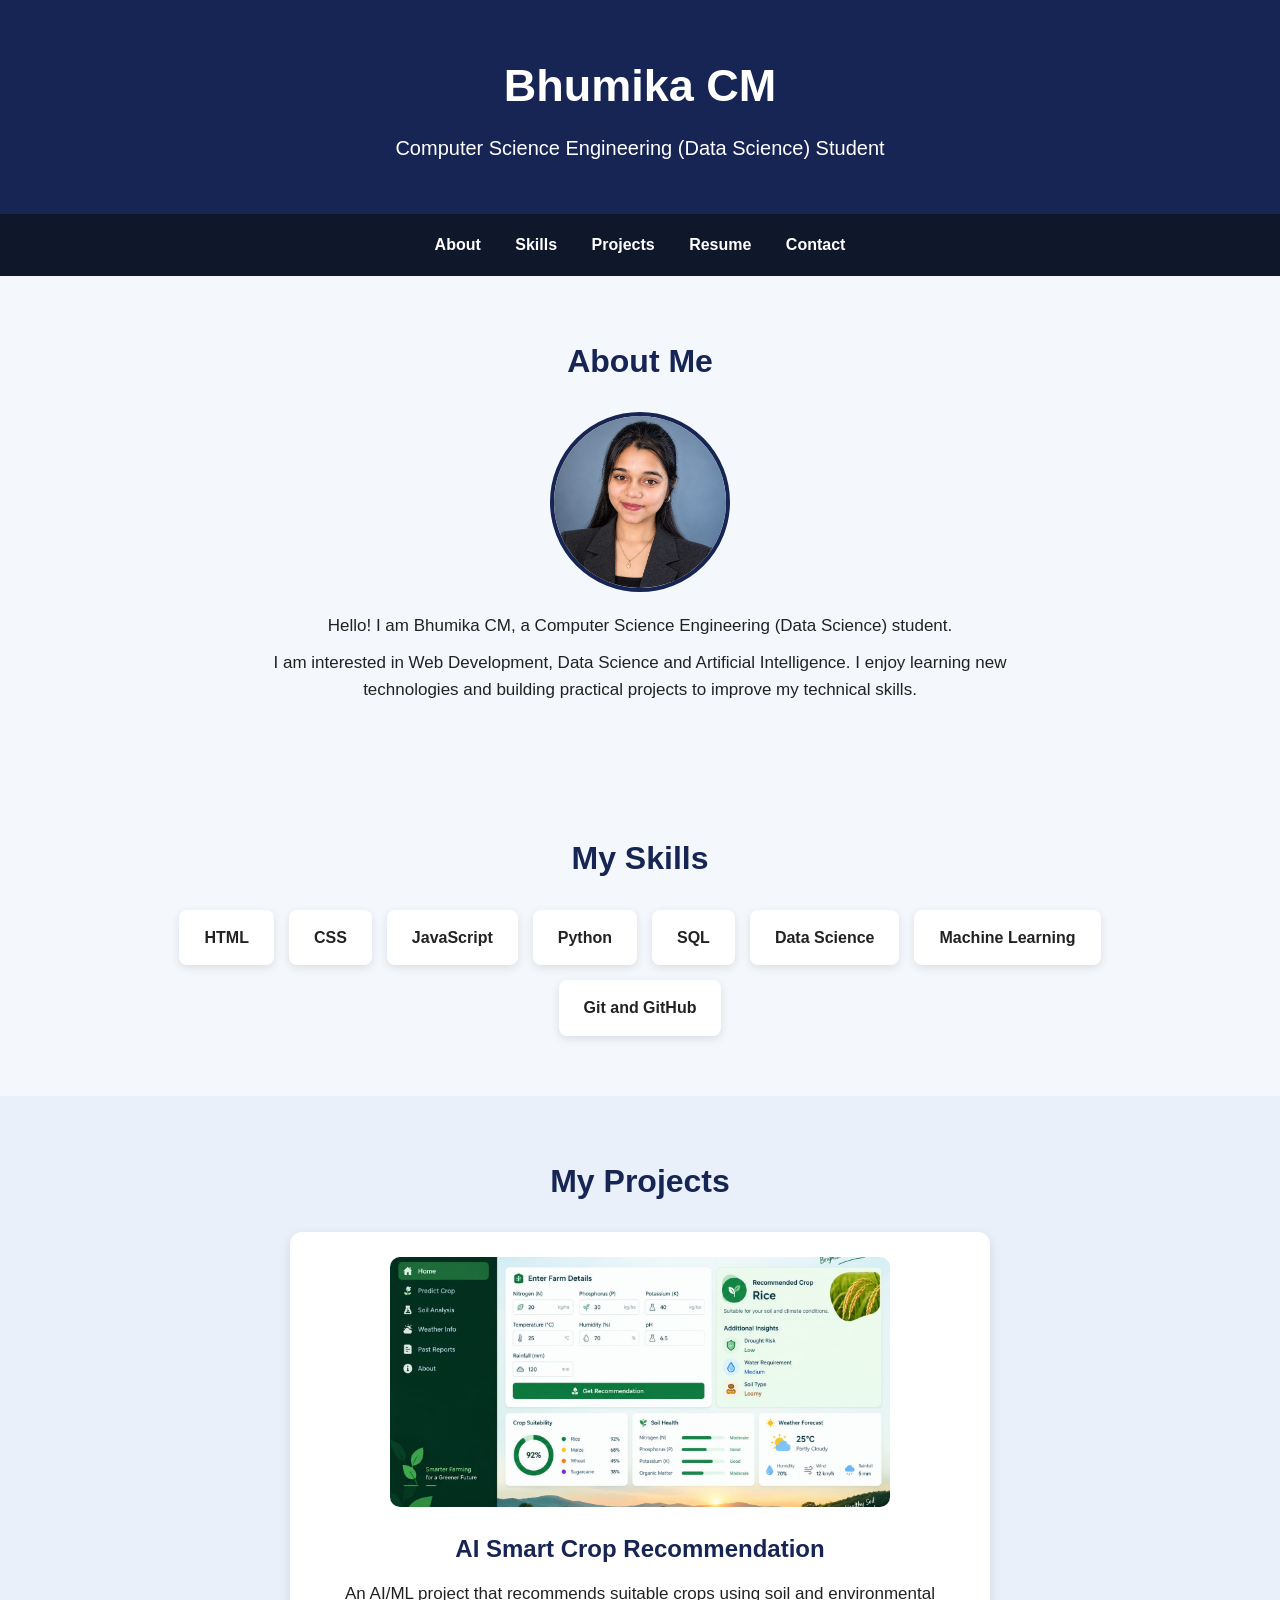
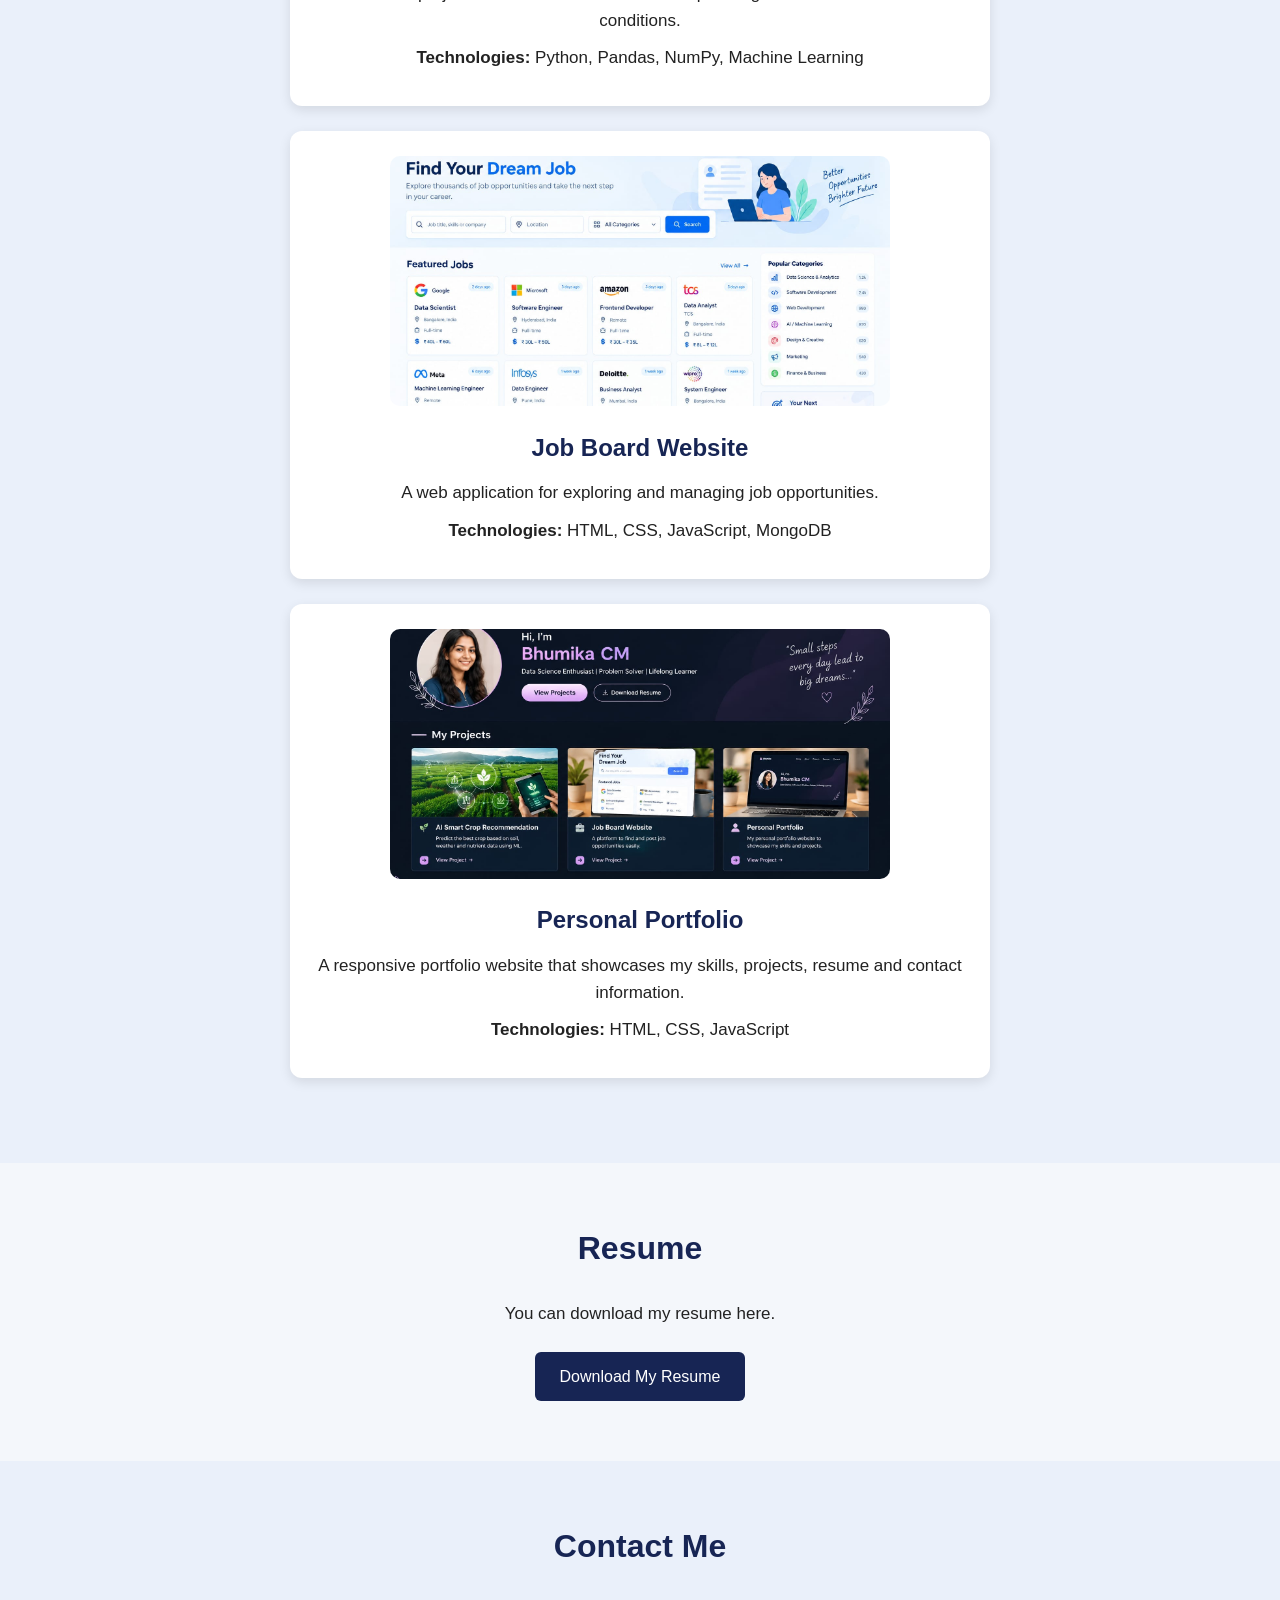
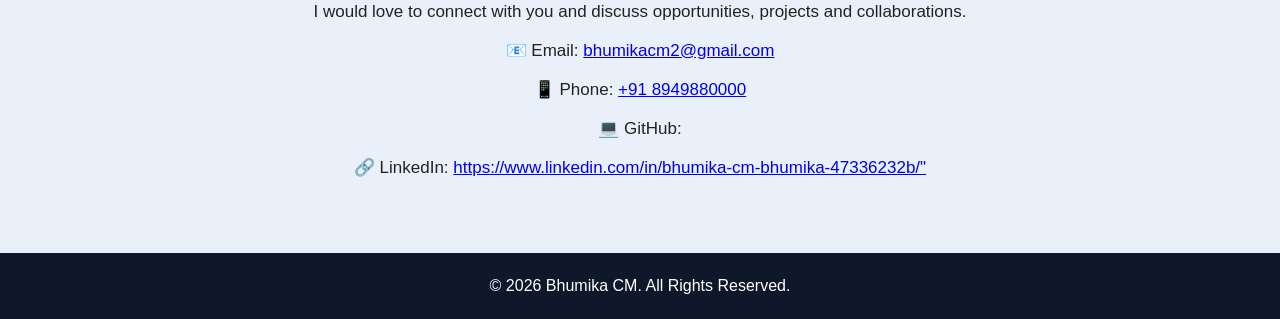
<file: index.html>
<!DOCTYPE html>
<html lang="en">

<head>
    <meta charset="UTF-8">
    <meta name="viewport" content="width=device-width, initial-scale=1.0">

    <title>Bhumika CM | Portfolio</title>

    <link rel="stylesheet" href="style.css">
</head>

<body>

    <!-- Header -->
    <header>
        <h1>Bhumika CM</h1>
        <p>Computer Science Engineering (Data Science) Student</p>
    </header>


    <!-- Navigation -->
    <nav>
        <a href="#about">About</a>
        <a href="#skills">Skills</a>
        <a href="#projects">Projects</a>
        <a href="#resume">Resume</a>
        <a href="#contact">Contact</a>
    </nav>


    <!-- About Section -->
    <section id="about">
        <h2>About Me</h2>

        <img src="images/profile.png" alt="Bhumika CM Profile Photo">

        <p>
            Hello! I am Bhumika CM, a Computer Science Engineering
            (Data Science) student.
        </p>

        <p>
            I am interested in Web Development, Data Science and
            Artificial Intelligence. I enjoy learning new technologies
            and building practical projects to improve my technical skills.
        </p>
    </section>


    <!-- Skills Section -->
    <section id="skills">
        <h2>My Skills</h2>

        <ul>
            <li>HTML</li>
            <li>CSS</li>
            <li>JavaScript</li>
            <li>Python</li>
            <li>SQL</li>
            <li>Data Science</li>
            <li>Machine Learning</li>
            <li>Git and GitHub</li>
        </ul>
    </section>


    <!-- Projects Section -->
    <section id="projects">

        <h2>My Projects</h2>

        <!-- Project 1 -->
        <div class="project">

            <img src="images/crop.jpeg"
                 alt="AI Smart Crop Recommendation">

            <h3>AI Smart Crop Recommendation</h3>

            <p>
                An AI/ML project that recommends suitable crops
                using soil and environmental conditions.
            </p>

            <p>
                <strong>Technologies:</strong>
                Python, Pandas, NumPy, Machine Learning
            </p>

        </div>


        <!-- Project 2 -->
        <div class="project">

            <img src="images/job board.jpeg"
                 alt="Job Board Website">

            <h3>Job Board Website</h3>

            <p>
                A web application for exploring and managing
                job opportunities.
            </p>

            <p>
                <strong>Technologies:</strong>
                HTML, CSS, JavaScript, MongoDB
            </p>

        </div>


        <!-- Project 3 -->
        <div class="project">

            <img src="images/personal portfolio.jpeg"
                 alt="Personal Portfolio">

            <h3>Personal Portfolio</h3>

            <p>
                A responsive portfolio website that showcases
                my skills, projects, resume and contact information.
            </p>

            <p>
                <strong>Technologies:</strong>
                HTML, CSS, JavaScript
            </p>

        </div>

    </section>


    <!-- Resume Section -->
    <section id="resume">

    <h2>Resume</h2>

    <p>
        You can download my resume here.
    </p>

    <a href="./resume.pdf" download="Bhumika_CM_Resume.pdf">
        Download My Resume
    </a>

</section>

    <!-- Contact Section -->
    <section id="contact">

        <h2>Contact Me</h2>

        <p>
            I would love to connect with you and discuss
            opportunities, projects and collaborations.
        </p>

        <p>
            📧 Email:
            <a href="mailto:bhumikacm2@gmail.com">
                bhumikacm2@gmail.com
            </a>
        </p>

        <p>
            📱 Phone:
            <a href="tel:+918949880000">
                +91 8949880000
            </a>
        </p>

        <p>
            💻 GitHub:
            <a href="https://github.com/bhumikacm2-123/"
               target="_blank">
             
            </a>
        </p>

        <p>
            🔗 LinkedIn:
            <a href="https://www.linkedin.com/in/bhumika-cm-bhumika-47336232b/"
               target="_blank">
                https://www.linkedin.com/in/bhumika-cm-bhumika-47336232b/"
            </a>
        </p>

    </section>


    <!-- Footer -->
    <footer>

        <p>
            © 2026 Bhumika CM. All Rights Reserved.
        </p>

    </footer>

</body>

</html>
</file>
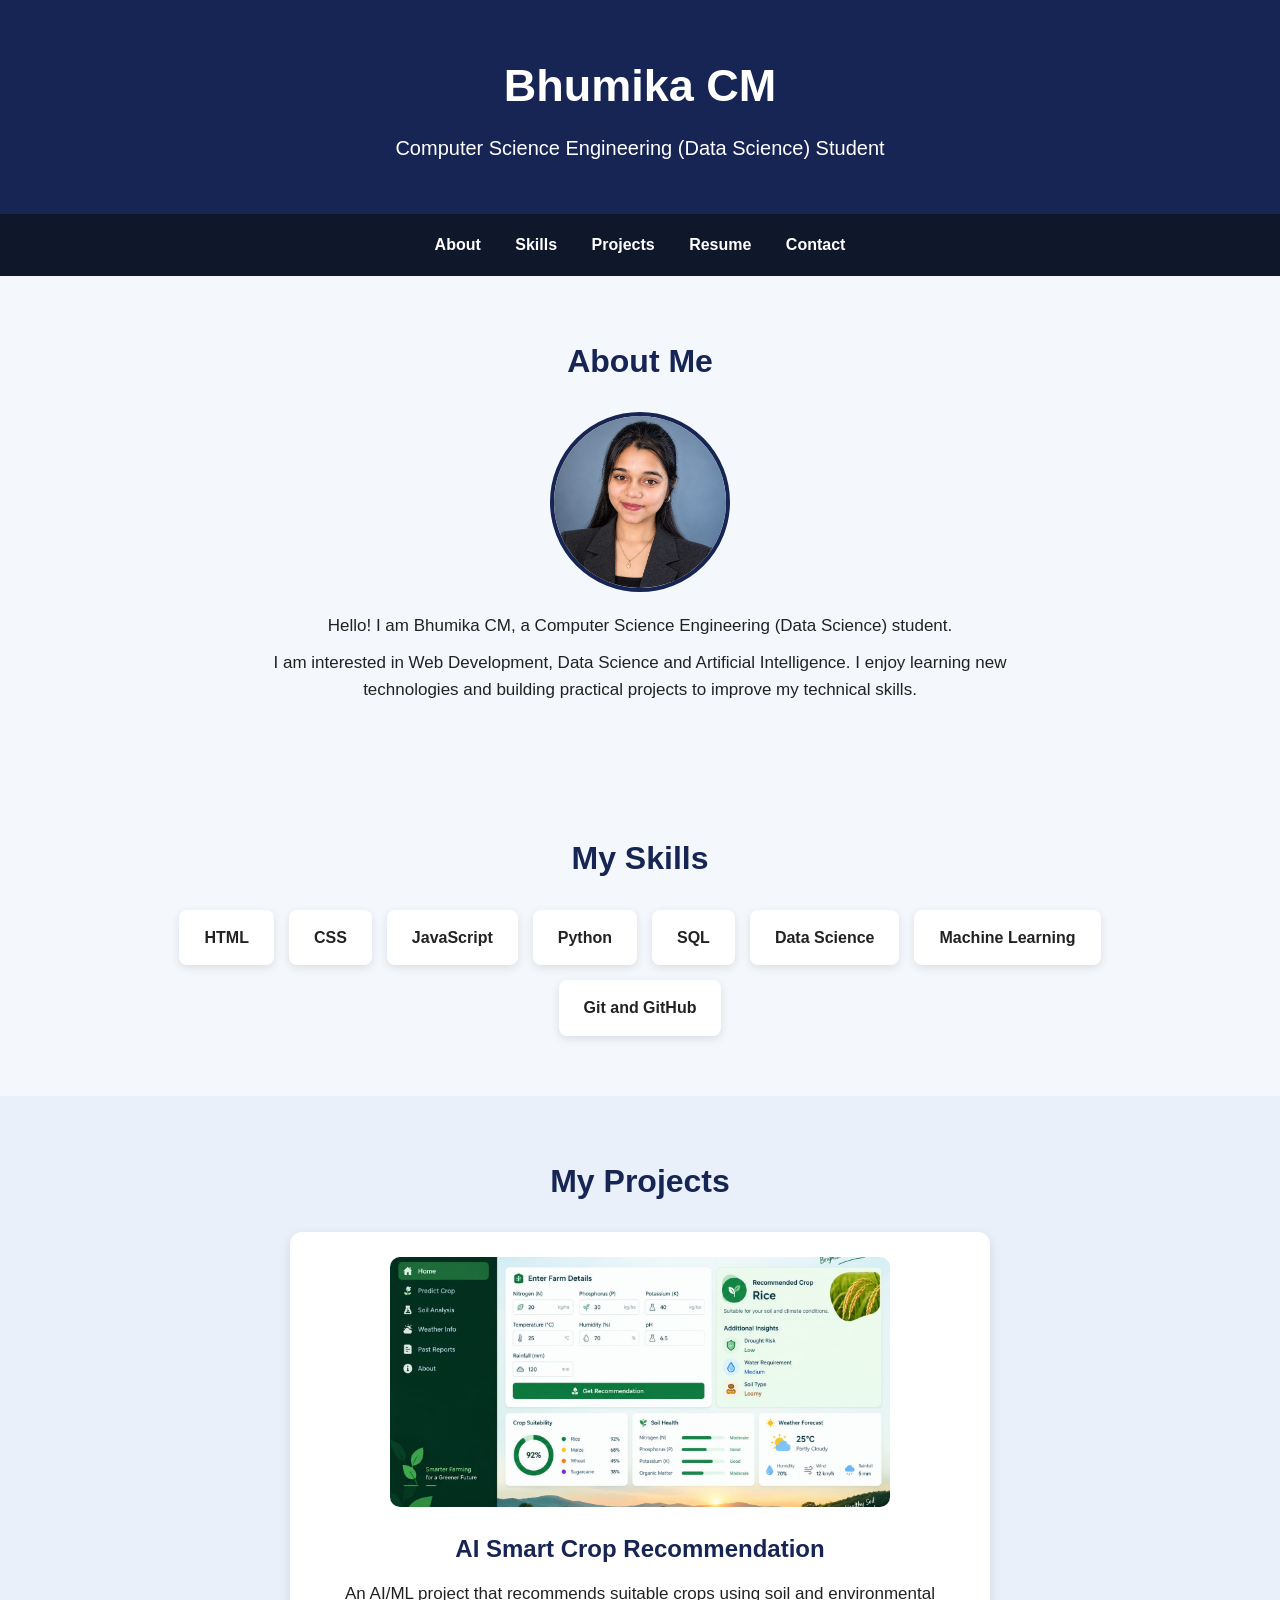
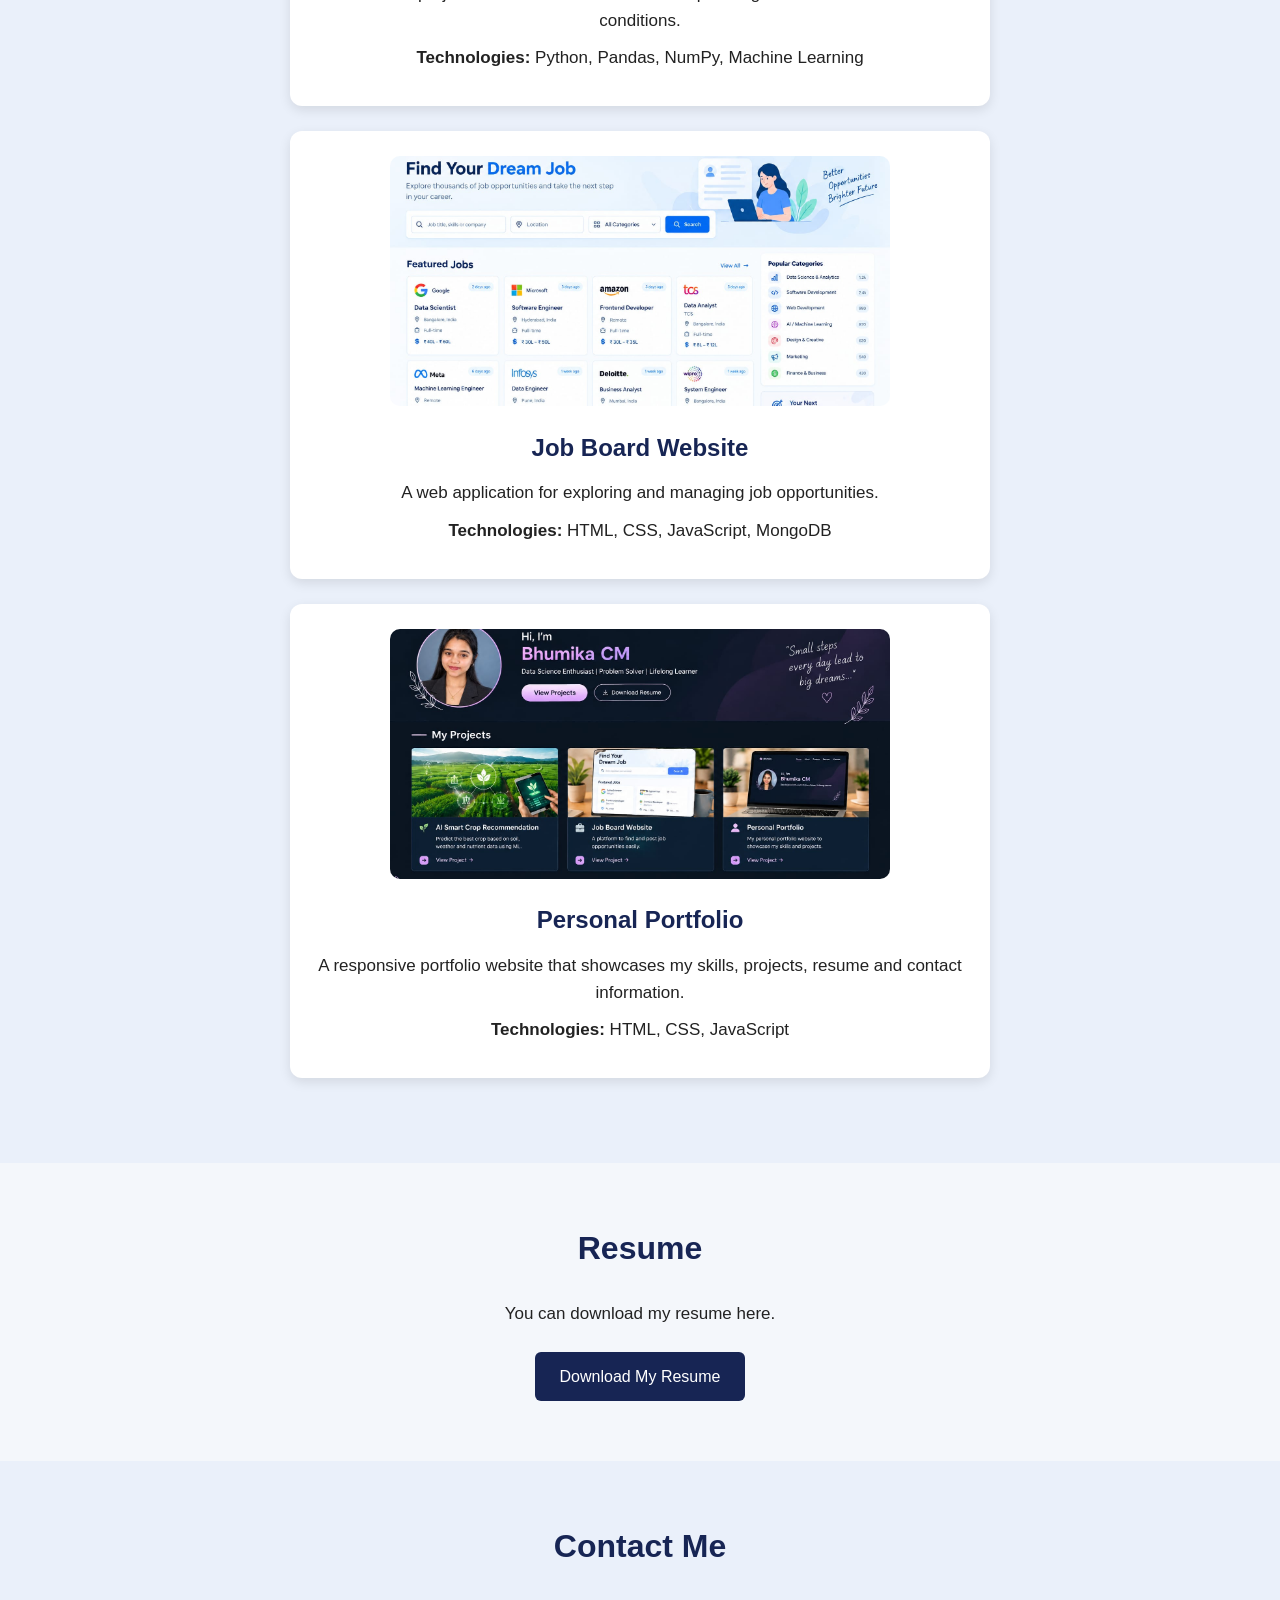
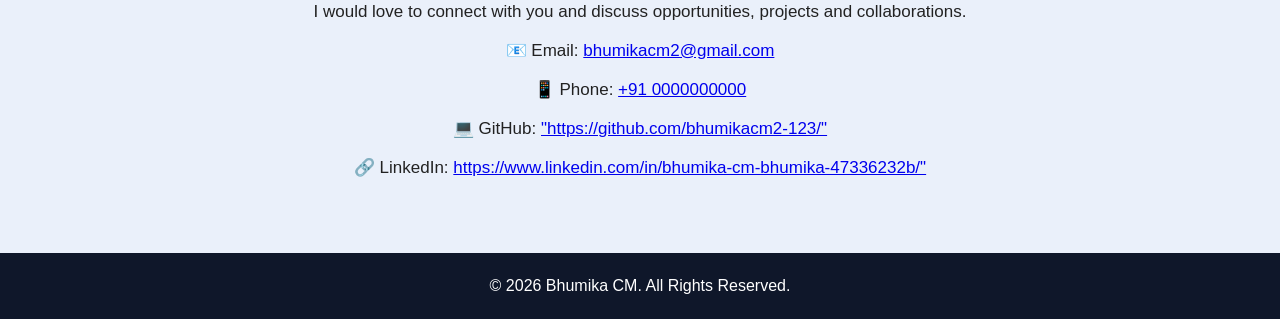
<file: Task 1 - Personal Portfolio/index.html>
<!DOCTYPE html>
<html lang="en">

<head>
    <meta charset="UTF-8">
    <meta name="viewport" content="width=device-width, initial-scale=1.0">

    <title>Bhumika CM | Portfolio</title>

    <link rel="stylesheet" href="style.css">
</head>

<body>

    <!-- Header -->
    <header>
        <h1>Bhumika CM</h1>
        <p>Computer Science Engineering (Data Science) Student</p>
    </header>


    <!-- Navigation -->
    <nav>
        <a href="#about">About</a>
        <a href="#skills">Skills</a>
        <a href="#projects">Projects</a>
        <a href="#resume">Resume</a>
        <a href="#contact">Contact</a>
    </nav>


    <!-- About Section -->
    <section id="about">
        <h2>About Me</h2>

        <img src="images/profile.png" alt="Bhumika CM Profile Photo">

        <p>
            Hello! I am Bhumika CM, a Computer Science Engineering
            (Data Science) student.
        </p>

        <p>
            I am interested in Web Development, Data Science and
            Artificial Intelligence. I enjoy learning new technologies
            and building practical projects to improve my technical skills.
        </p>
    </section>


    <!-- Skills Section -->
    <section id="skills">
        <h2>My Skills</h2>

        <ul>
            <li>HTML</li>
            <li>CSS</li>
            <li>JavaScript</li>
            <li>Python</li>
            <li>SQL</li>
            <li>Data Science</li>
            <li>Machine Learning</li>
            <li>Git and GitHub</li>
        </ul>
    </section>


    <!-- Projects Section -->
    <section id="projects">

        <h2>My Projects</h2>

        <!-- Project 1 -->
        <div class="project">

            <img src="images/crop.jpeg"
                 alt="AI Smart Crop Recommendation">

            <h3>AI Smart Crop Recommendation</h3>

            <p>
                An AI/ML project that recommends suitable crops
                using soil and environmental conditions.
            </p>

            <p>
                <strong>Technologies:</strong>
                Python, Pandas, NumPy, Machine Learning
            </p>

        </div>


        <!-- Project 2 -->
        <div class="project">

            <img src="images/job board.jpeg"
                 alt="Job Board Website">

            <h3>Job Board Website</h3>

            <p>
                A web application for exploring and managing
                job opportunities.
            </p>

            <p>
                <strong>Technologies:</strong>
                HTML, CSS, JavaScript, MongoDB
            </p>

        </div>


        <!-- Project 3 -->
        <div class="project">

            <img src="images/personal portfolio.jpeg"
                 alt="Personal Portfolio">

            <h3>Personal Portfolio</h3>

            <p>
                A responsive portfolio website that showcases
                my skills, projects, resume and contact information.
            </p>

            <p>
                <strong>Technologies:</strong>
                HTML, CSS, JavaScript
            </p>

        </div>

    </section>


    <!-- Resume Section -->
    <section id="resume">

    <h2>Resume</h2>

    <p>
        You can download my resume here.
    </p>

    <a href="./resume.pdf" download="Bhumika_CM_Resume.pdf">
        Download My Resume
    </a>

</section>

    <!-- Contact Section -->
    <section id="contact">

        <h2>Contact Me</h2>

        <p>
            I would love to connect with you and discuss
            opportunities, projects and collaborations.
        </p>

        <p>
            📧 Email:
            <a href="mailto:bhumikacm2@gmail.com">
                bhumikacm2@gmail.com
            </a>
        </p>

        <p>
            📱 Phone:
            <a href="tel:+918949880000">
                +91 0000000000
            </a>
        </p>

        <p>
            💻 GitHub:
            <a href="https://github.com/bhumikacm2-123/"
               target="_blank">
               "https://github.com/bhumikacm2-123/"
               
            </a>
        </p>

        <p>
            🔗 LinkedIn:
            <a href="https://www.linkedin.com/in/bhumika-cm-bhumika-47336232b/"
               target="_blank">
                https://www.linkedin.com/in/bhumika-cm-bhumika-47336232b/"
            </a>
        </p>

    </section>


    <!-- Footer -->
    <footer>

        <p>
            © 2026 Bhumika CM. All Rights Reserved.
        </p>

    </footer>

</body>

</html>
</file>
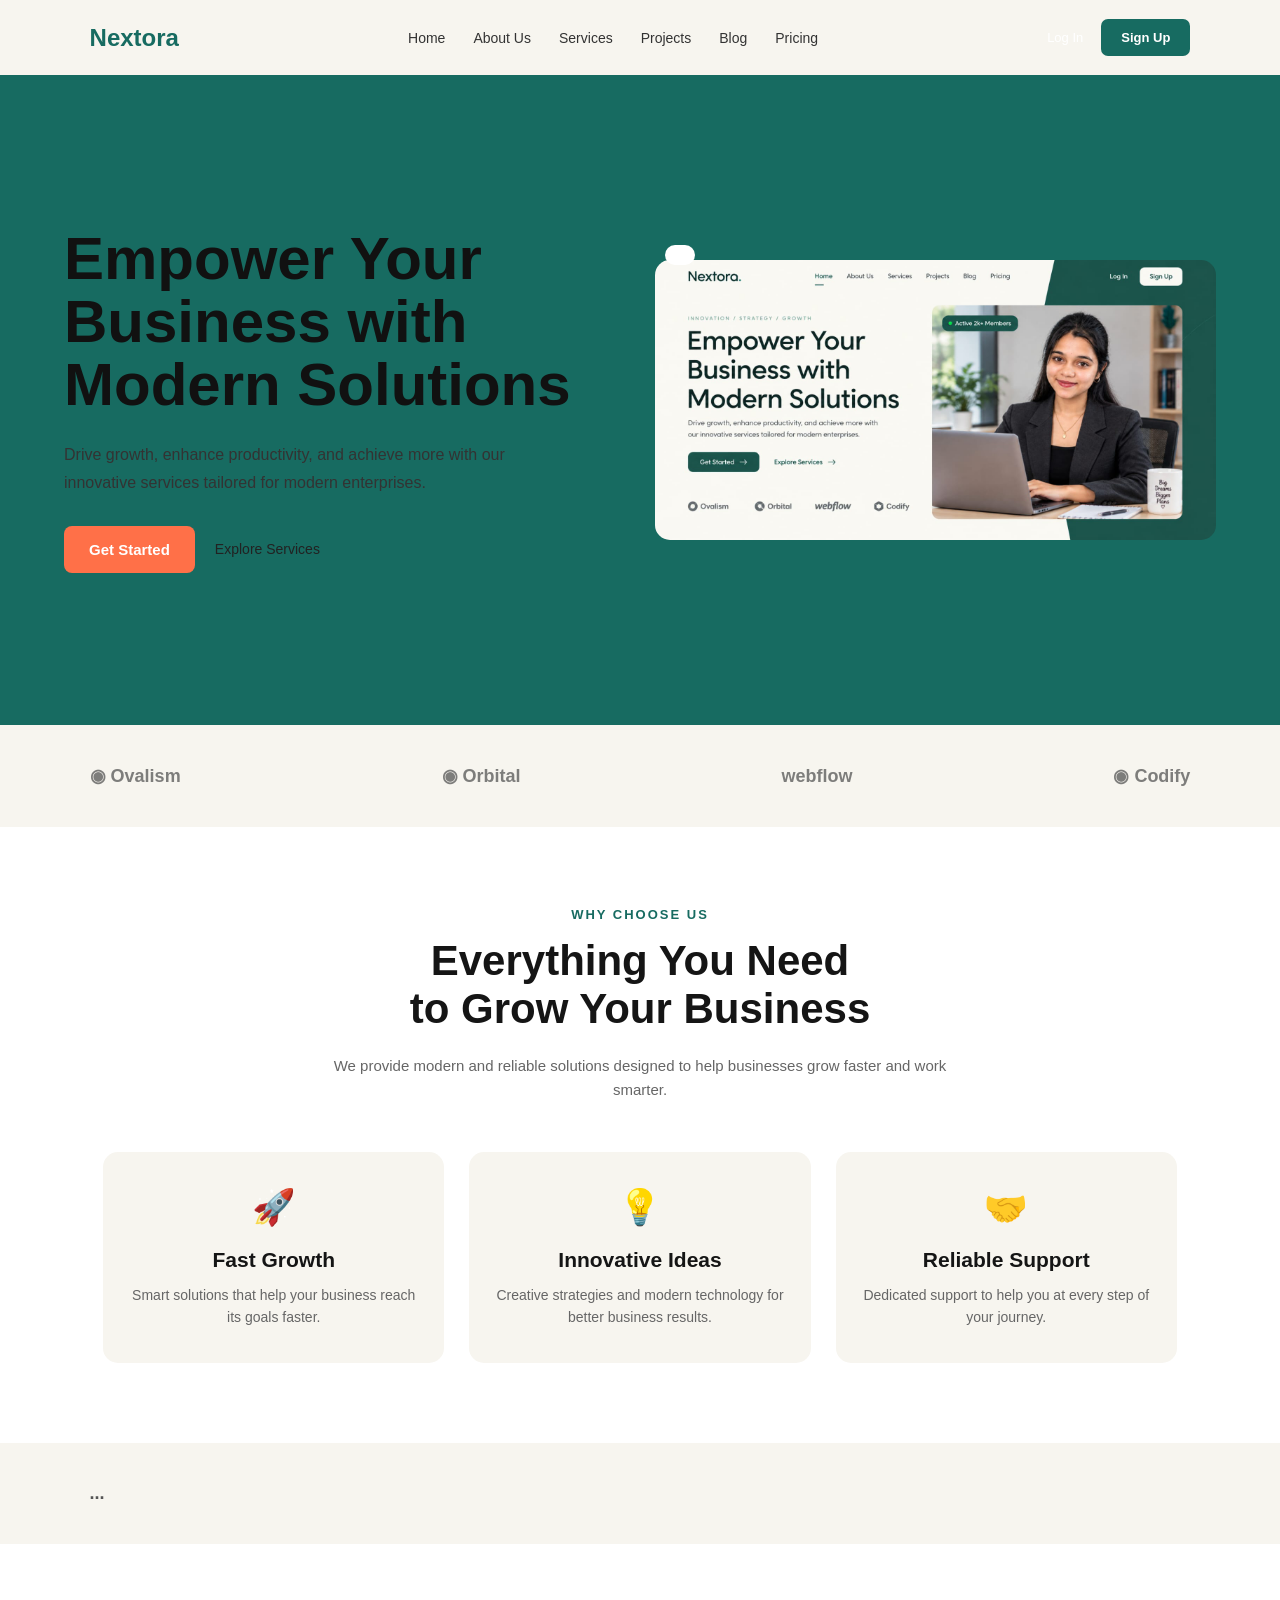
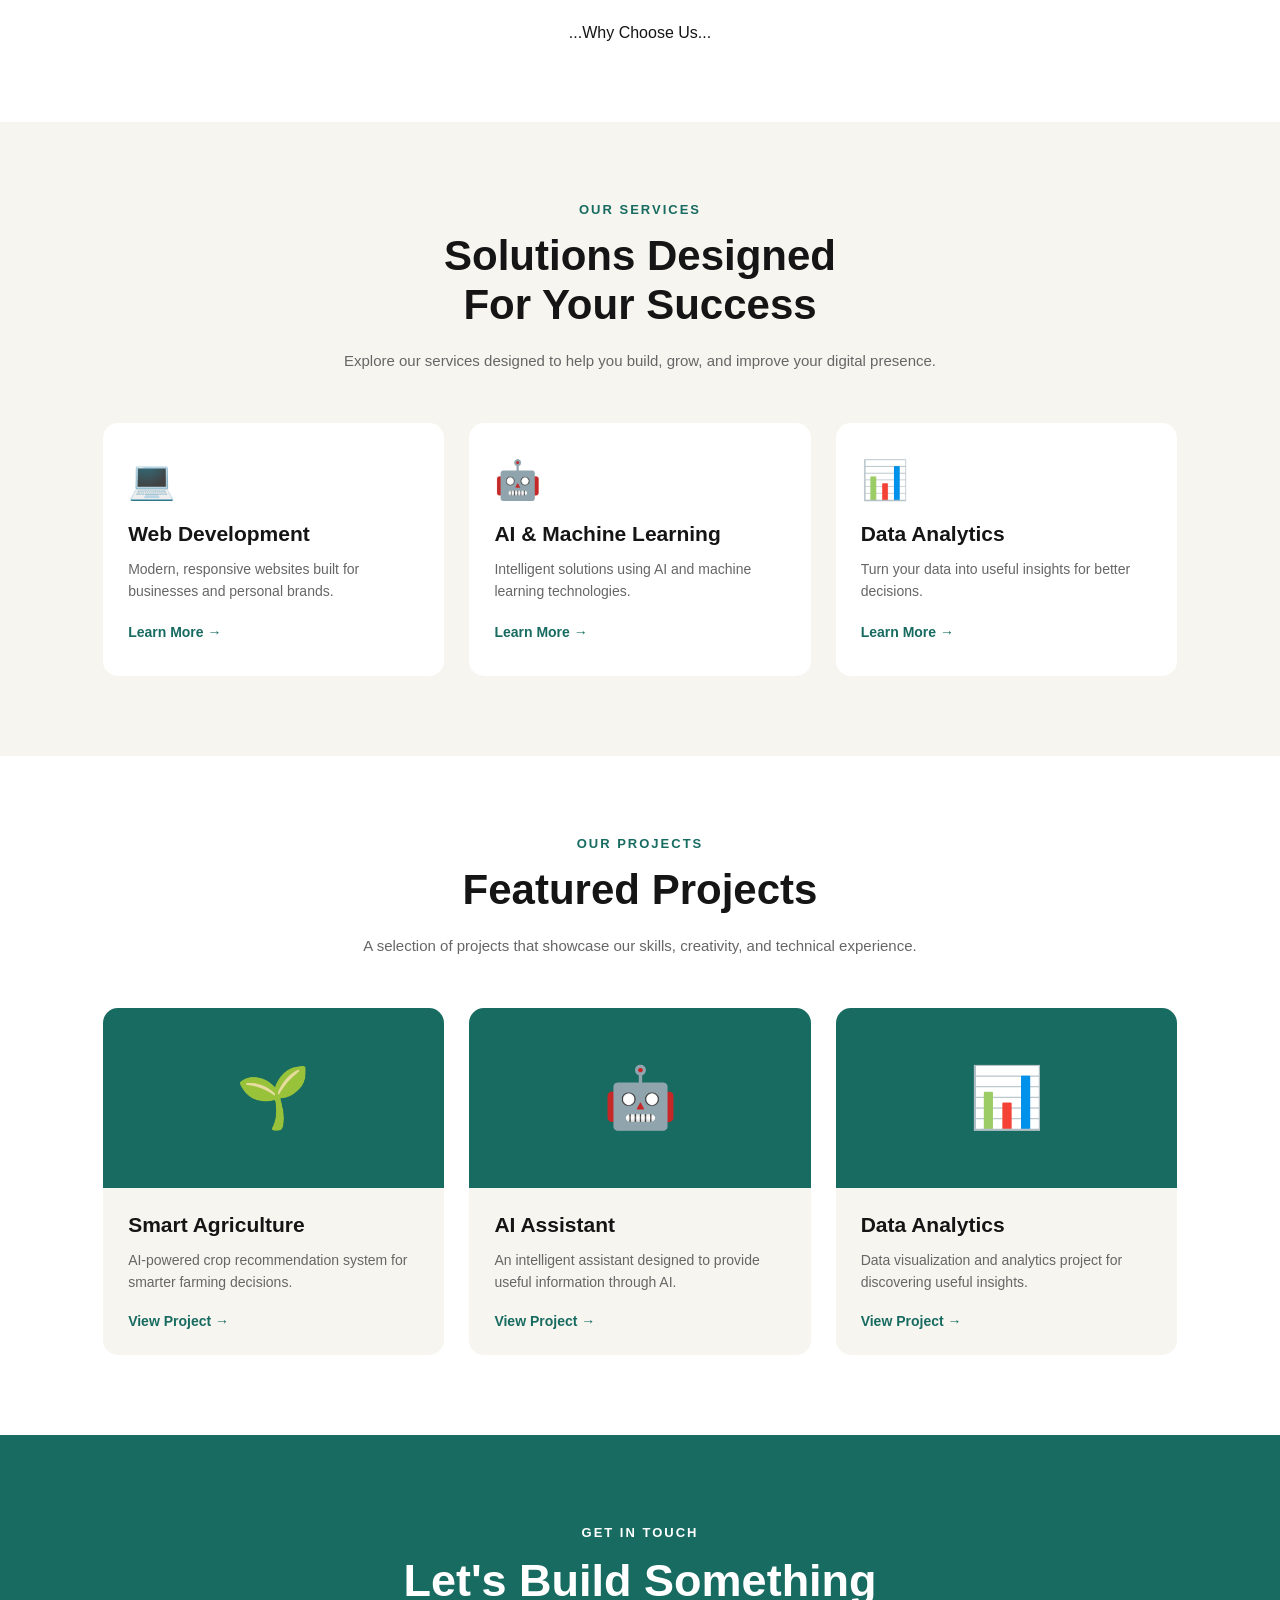
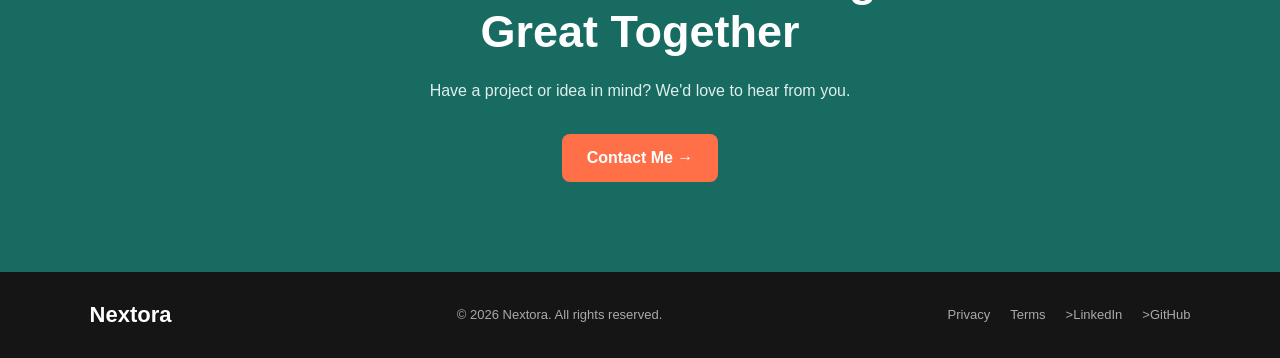
<file: Task 2 - Landing Page/index.html>
<!DOCTYPE html>
<html lang="en">
<head>
    <meta charset="UTF-8">
    <meta name="viewport" content="width=device-width, initial-scale=1.0">
    <title>Nextora - Modern Solutions</title>

    <link rel="stylesheet" href="style.css">
</head>

<body>

    <!-- Navigation Bar -->
    <header>
        <nav class="navbar">

            <div class="logo">
                Nextora
            </div>

            <ul class="nav-links">
                <li><a href="#">Home</a></li>
                <li><a href="#">About Us</a></li>
                <li><a href="#">Services</a></li>
                <li><a href="#">Projects</a></li>
                <li><a href="#">Blog</a></li>
                <li><a href="#">Pricing</a></li>
            </ul>

            <div class="nav-buttons">
                <a href="#" class="login">Log In</a>
                <a href="#" class="signup">Sign Up</a>
            </div>

        </nav>
    </header>


    <!-- Hero Section -->
    <main>

        <section class="hero">

            <div class="hero-content">

                <h1>
                    Empower Your<br>
                    Business with<br>
                    Modern Solutions
                </h1>

                <p>
                    Drive growth, enhance productivity, and achieve more
                    with our innovative services tailored for modern enterprises.
                </p>

                <div class="hero-buttons">
                    <a href="#" class="primary-btn">
                        Get Started
                    </a>

                    <a href="#" class="secondary-btn">
                        Explore Services
                    </a>
                </div>

            </div>


            <div class="hero-image">

                <div class="members">
                    
                </div>

                <img src="images/hero.jpeg" alt="Business woman working">

            </div>

        </section>


        <!-- Companies Section -->
        <section class="companies">

            <span>◉ Ovalism</span>
            <span>◉ Orbital</span>
            <span>webflow</span>
            <span>◉ Codify</span>

        </section>
        <section class="features">

    <div class="features-heading">
        <p class="small-title">WHY CHOOSE US</p>

        <h2>Everything You Need<br>to Grow Your Business</h2>

        <p>
            We provide modern and reliable solutions designed
            to help businesses grow faster and work smarter.
        </p>
    </div>

    <div class="feature-cards">

        <div class="feature-card">
            <div class="icon">🚀</div>
            <h3>Fast Growth</h3>
            <p>
                Smart solutions that help your business
                reach its goals faster.
            </p>
        </div>

        <div class="feature-card">
            <div class="icon">💡</div>
            <h3>Innovative Ideas</h3>
            <p>
                Creative strategies and modern technology
                for better business results.
            </p>
        </div>

        <div class="feature-card">
            <div class="icon">🤝</div>
            <h3>Reliable Support</h3>
            <p>
                Dedicated support to help you at every
                step of your journey.
            </p>
        </div>

    </div>

</section>
<section class="companies">
    ...
</section>


<section class="features">

    ...Why Choose Us...

</section>


<!-- ADD SERVICES HERE -->

<section class="services">

    <div class="services-heading">
        <p class="small-title">OUR SERVICES</p>

        <h2>Solutions Designed<br>For Your Success</h2>

        <p>
            Explore our services designed to help you build,
            grow, and improve your digital presence.
        </p>
    </div>

    <div class="service-cards">

        <div class="service-card">
            <div class="service-icon">💻</div>
            <h3>Web Development</h3>
            <p>
                Modern, responsive websites built for
                businesses and personal brands.
            </p>
            <a href="#">Learn More →</a>
        </div>

        <div class="service-card">
            <div class="service-icon">🤖</div>
            <h3>AI & Machine Learning</h3>
            <p>
                Intelligent solutions using AI and
                machine learning technologies.
            </p>
            <a href="#">Learn More →</a>
        </div>

        <div class="service-card">
            <div class="service-icon">📊</div>
            <h3>Data Analytics</h3>
            <p>
                Turn your data into useful insights
                for better decisions.
            </p>
            <a href="#">Learn More →</a>
        </div>

    </div>

</section>
<section class="projects">

    <div class="projects-heading">
        <p class="small-title">OUR PROJECTS</p>

        <h2>Featured Projects</h2>

        <p>
            A selection of projects that showcase our skills,
            creativity, and technical experience.
        </p>
    </div>

    <div class="project-cards">

        <div class="project-card">
            <div class="project-image project-one">
                <span>🌱</span>
            </div>

            <div class="project-content">
                <h3>Smart Agriculture</h3>
                <p>
                    AI-powered crop recommendation system
                    for smarter farming decisions.
                </p>
                <a href="#">View Project →</a>
            </div>
        </div>

        <div class="project-card">
            <div class="project-image project-two">
                <span>🤖</span>
            </div>

            <div class="project-content">
                <h3>AI Assistant</h3>
                <p>
                    An intelligent assistant designed to
                    provide useful information through AI.
                </p>
                <a href="#">View Project →</a>
            </div>
        </div>

        <div class="project-card">
            <div class="project-image project-three">
                <span>📊</span>
            </div>

            <div class="project-content">
                <h3>Data Analytics</h3>
                <p>
                    Data visualization and analytics project
                    for discovering useful insights.
                </p>
                <a href="#">View Project →</a>
            </div>
        </div>

    </div>

</section>
<section class="contact">

    <div class="contact-content">
        <p class="small-title">GET IN TOUCH</p>

        <h2>Let's Build Something<br>Great Together</h2>

        <p>
            Have a project or idea in mind?
            We'd love to hear from you.
        </p>

        <a href="mailto:bhumikacm2@gmail.com" class="contact-btn">
            Contact Me →
        </a>
    </div>

</section>


<footer class="footer">

    <div class="footer-logo">
        Nextora
    </div>

    <p>© 2026 Nextora. All rights reserved.</p>

    <div class="footer-links">
        <a href="#">Privacy</a>
        <a href="#">Terms</a>
        <a href="https://www.linkedin.com/in/bhumika-cm-bhumika-47336232b/"
               target="_blank">>LinkedIn</a>
        <a href="https://github.com/bhumikacm2-123/"
               target="_blank">>GitHub</a>
    </div>

</footer>

    </main>

</body>
</html>
</file>
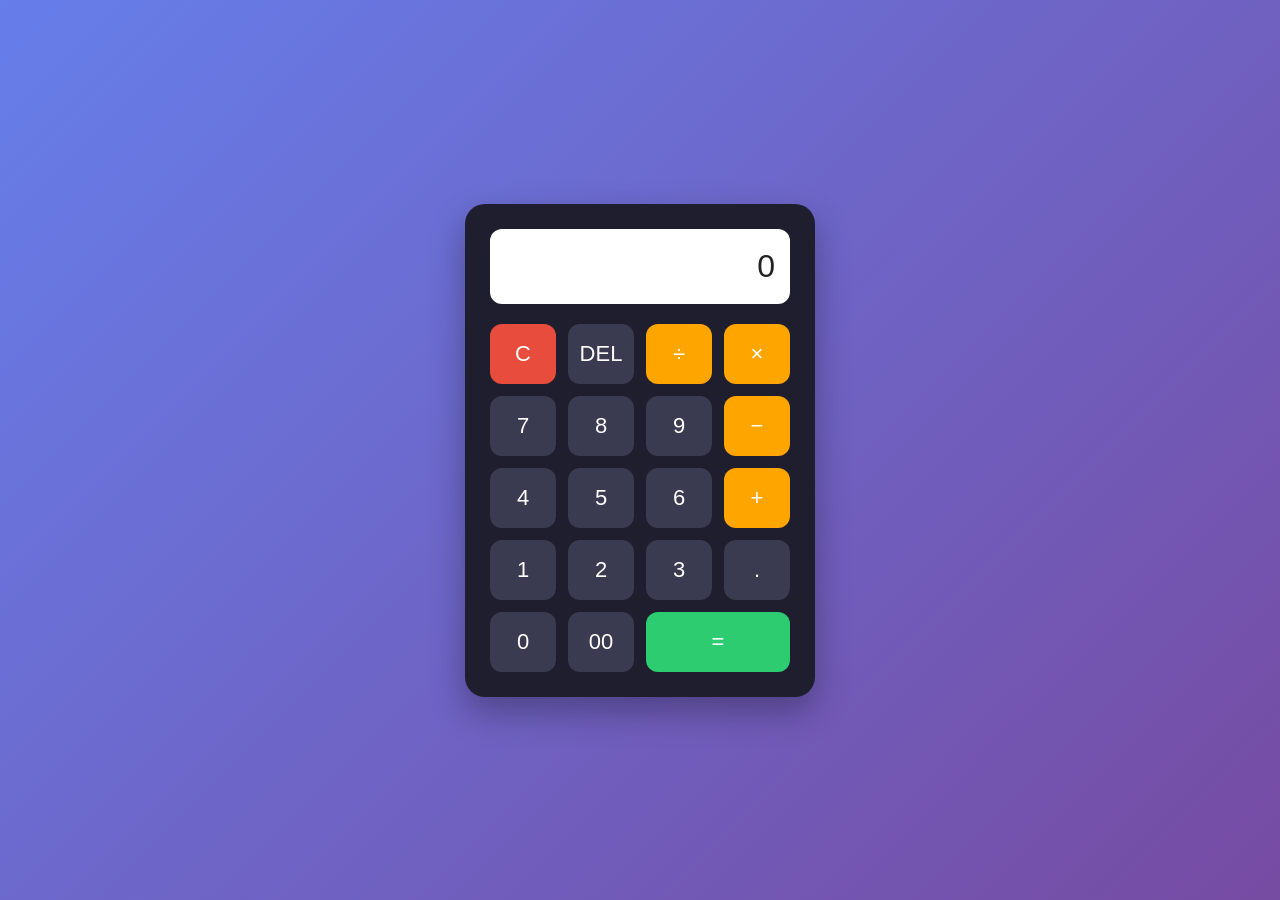
<file: Task 3 - Calculator/index.html>
<!DOCTYPE html>
<html lang="en">
<head>
    <meta charset="UTF-8">
    <meta name="viewport" content="width=device-width, initial-scale=1.0">
    <title>Calculator</title>

    <style>
        * {
            box-sizing: border-box;
            margin: 0;
            padding: 0;
        }

        body {
            font-family: Arial, sans-serif;
            background: linear-gradient(135deg, #667eea, #764ba2);
            min-height: 100vh;

            display: flex;
            justify-content: center;
            align-items: center;
        }

        .calculator {
            width: 350px;
            padding: 25px;
            background: #1e1e2f;
            border-radius: 20px;
            box-shadow: 0 15px 35px rgba(0, 0, 0, 0.3);
        }

        #display {
            width: 100%;
            height: 75px;
            margin-bottom: 20px;
            padding: 15px;

            border: none;
            border-radius: 12px;

            background: white;
            color: #222;

            font-size: 32px;
            text-align: right;
        }

        .buttons {
            display: grid;
            grid-template-columns: repeat(4, 1fr);
            gap: 12px;
        }

        button {
            height: 60px;

            border: none;
            border-radius: 12px;

            background: #3a3a50;
            color: white;

            font-size: 22px;
            cursor: pointer;
        }

        button:hover {
            background: #50506a;
        }

        .operator {
            background: orange;
        }

        .clear {
            background: #e74c3c;
        }

        .equal {
            background: #2ecc71;
            grid-column: span 2;
        }
    </style>
</head>

<body>

    <div class="calculator">

        <input type="text" id="display" value="0" readonly>

        <div class="buttons">

            <button class="clear" data-value="C">C</button>
            <button data-value="DEL">DEL</button>
            <button class="operator" data-value="/">÷</button>
            <button class="operator" data-value="*">×</button>

            <button data-value="7">7</button>
            <button data-value="8">8</button>
            <button data-value="9">9</button>
            <button class="operator" data-value="-">−</button>

            <button data-value="4">4</button>
            <button data-value="5">5</button>
            <button data-value="6">6</button>
            <button class="operator" data-value="+">+</button>

            <button data-value="1">1</button>
            <button data-value="2">2</button>
            <button data-value="3">3</button>
            <button data-value=".">.</button>

            <button data-value="0">0</button>
            <button data-value="00">00</button>
            <button class="equal" data-value="=">=</button>

        </div>
    </div>

    <script>
        const display = document.getElementById("display");
        const buttons = document.querySelectorAll("button");

        let expression = "";

        buttons.forEach(function(button) {

            button.addEventListener("click", function() {

                const value = button.getAttribute("data-value");

                if (value === "C") {
                    expression = "";
                    display.value = "0";
                }

                else if (value === "DEL") {
                    expression = expression.slice(0, -1);

                    if (expression === "") {
                        display.value = "0";
                    } else {
                        display.value = expression;
                    }
                }

                else if (value === "=") {

                    try {
                        if (expression === "") {
                            display.value = "0";
                        } else {
                            display.value = eval(expression);
                            expression = display.value.toString();
                        }
                    }

                    catch {
                        display.value = "Error";
                        expression = "";
                    }
                }

                else {
                    expression += value;
                    display.value = expression;
                }
            });
        });
    </script>

</body>
</html>
</file>
<file: style.css>
* {
    margin: 0;
    padding: 0;
    box-sizing: border-box;
}

html {
    scroll-behavior: smooth;
}

body {
    font-family: Arial, sans-serif;
    line-height: 1.6;
    background-color: #f4f7fb;
    color: #222;
}

/* Header */
header {
    background-color: #172554;
    color: white;
    text-align: center;
    padding: 50px 20px;
}

header h1 {
    font-size: 45px;
    margin-bottom: 10px;
}

header p {
    font-size: 20px;
}

/* Navigation */
nav {
    background-color: #0f172a;
    padding: 18px;
    text-align: center;
    position: sticky;
    top: 0;
}

nav a {
    color: white;
    text-decoration: none;
    margin: 0 15px;
    font-weight: bold;
}

nav a:hover {
    color: #60a5fa;
}

/* Sections */
section {
    padding: 60px 10%;
    text-align: center;
}

section h2 {
    color: #172554;
    font-size: 32px;
    margin-bottom: 25px;
}

section p {
    max-width: 750px;
    margin: 10px auto;
    font-size: 17px;
}

/* Skills */
#skills ul {
    list-style: none;
    display: flex;
    justify-content: center;
    flex-wrap: wrap;
    gap: 15px;
    margin-top: 25px;
}

#skills li {
    background-color: white;
    padding: 15px 25px;
    border-radius: 8px;
    box-shadow: 0 3px 10px rgba(0,0,0,0.1);
    font-weight: bold;
}

/* Projects */
#projects {
    background-color: #eaf0fa;
}

.project {
    background-color: white;
    max-width: 600px;
    margin: 20px auto;
    padding: 25px;
    border-radius: 10px;
    box-shadow: 0 3px 10px rgba(0,0,0,0.1);
}

.project h3 {
    color: #172554;
    margin-bottom: 10px;
}

/* Resume */
#resume a {
    display: inline-block;
    background-color: #172554;
    color: white;
    text-decoration: none;
    padding: 12px 25px;
    border-radius: 6px;
    margin-top: 15px;
}

#resume a:hover {
    background-color: #2563eb;
}

/* Contact */
#contact {
    background-color: #eaf0fa;
}

/* Footer */
footer {
    background-color: #0f172a;
    color: white;
    text-align: center;
    padding: 20px;
}

/* Mobile */
@media (max-width: 768px) {

    header h1 {
        font-size: 35px;
    }

    nav a {
        display: inline-block;
        margin: 5px 8px;
    }

    section {
        padding: 45px 6%;
    }
}
/* Profile Photo */
#about img {
    width: 180px;
    height: 180px;
    object-fit: cover;
    border-radius: 50%;
    margin: 20px auto;
    display: block;
    border:4px solid #172554
}

/* Project Cards */
.project {
    transition: transform 0.3s ease, box-shadow 0.3s ease;
}

.project:hover {
    transform: translateY(-8px);
    box-shadow: 0 8px 20px rgba(0, 0, 0, 0.15);
}
/* Project Images */
.project img {
    width: 100%;
    max-width: 500px;
    height: 250px;
    object-fit: cover;
    border-radius: 8px;
    margin-bottom: 15px;
}
/* Project Layout */
#projects {
    padding: 60px 8%;
}

.project {
    max-width: 700px;
    margin: 25px auto;
    padding: 25px;
    background-color: white;
    border-radius: 12px;
    box-shadow: 0 4px 12px rgba(0, 0, 0, 0.1);
}

.project h3 {
    font-size: 24px;
    margin-bottom: 12px;
}

.project img {
    width: 100%;
    max-width: 500px;
    height: 250px;
    object-fit: cover;
    border-radius: 10px;
    margin-bottom: 15px;
}

/* Contact Text */
#contact p {
    margin: 12px auto;
}

/* Resume Button */
#resume a {
    transition: background-color 0.3s ease, transform 0.2s ease;
}

#resume a:hover {
    transform: translateY(-3px);
}
/* Mobile Responsive Design */
@media (max-width: 600px) {

    header {
        padding: 40px 15px;
    }

    header h1 {
        font-size: 32px;
    }

    header p {
        font-size: 17px;
    }

    nav {
        padding: 12px 5px;
    }

    nav a {
        display: inline-block;
        margin: 5px 7px;
        font-size: 14px;
    }

    section {
        padding: 40px 20px;
    }

    section h2 {
        font-size: 28px;
    }

    #about img {
        width: 150px;
        height: 150px;
    }

    .project {
        width: 100%;
        padding: 20px;
    }

    .project img {
        width: 100%;
        height: 200px;
    }

    #skills ul {
        gap: 10px;
    }

    #skills li {
        padding: 10px 15px;
    }
}
</file>
<file: Task 1 - Personal Portfolio/style.css>
* {
    margin: 0;
    padding: 0;
    box-sizing: border-box;
}

html {
    scroll-behavior: smooth;
}

body {
    font-family: Arial, sans-serif;
    line-height: 1.6;
    background-color: #f4f7fb;
    color: #222;
}

/* Header */
header {
    background-color: #172554;
    color: white;
    text-align: center;
    padding: 50px 20px;
}

header h1 {
    font-size: 45px;
    margin-bottom: 10px;
}

header p {
    font-size: 20px;
}

/* Navigation */
nav {
    background-color: #0f172a;
    padding: 18px;
    text-align: center;
    position: sticky;
    top: 0;
}

nav a {
    color: white;
    text-decoration: none;
    margin: 0 15px;
    font-weight: bold;
}

nav a:hover {
    color: #60a5fa;
}

/* Sections */
section {
    padding: 60px 10%;
    text-align: center;
}

section h2 {
    color: #172554;
    font-size: 32px;
    margin-bottom: 25px;
}

section p {
    max-width: 750px;
    margin: 10px auto;
    font-size: 17px;
}

/* Skills */
#skills ul {
    list-style: none;
    display: flex;
    justify-content: center;
    flex-wrap: wrap;
    gap: 15px;
    margin-top: 25px;
}

#skills li {
    background-color: white;
    padding: 15px 25px;
    border-radius: 8px;
    box-shadow: 0 3px 10px rgba(0,0,0,0.1);
    font-weight: bold;
}

/* Projects */
#projects {
    background-color: #eaf0fa;
}

.project {
    background-color: white;
    max-width: 600px;
    margin: 20px auto;
    padding: 25px;
    border-radius: 10px;
    box-shadow: 0 3px 10px rgba(0,0,0,0.1);
}

.project h3 {
    color: #172554;
    margin-bottom: 10px;
}

/* Resume */
#resume a {
    display: inline-block;
    background-color: #172554;
    color: white;
    text-decoration: none;
    padding: 12px 25px;
    border-radius: 6px;
    margin-top: 15px;
}

#resume a:hover {
    background-color: #2563eb;
}

/* Contact */
#contact {
    background-color: #eaf0fa;
}

/* Footer */
footer {
    background-color: #0f172a;
    color: white;
    text-align: center;
    padding: 20px;
}

/* Mobile */
@media (max-width: 768px) {

    header h1 {
        font-size: 35px;
    }

    nav a {
        display: inline-block;
        margin: 5px 8px;
    }

    section {
        padding: 45px 6%;
    }
}
/* Profile Photo */
#about img {
    width: 180px;
    height: 180px;
    object-fit: cover;
    border-radius: 50%;
    margin: 20px auto;
    display: block;
    border:4px solid #172554
}

/* Project Cards */
.project {
    transition: transform 0.3s ease, box-shadow 0.3s ease;
}

.project:hover {
    transform: translateY(-8px);
    box-shadow: 0 8px 20px rgba(0, 0, 0, 0.15);
}
/* Project Images */
.project img {
    width: 100%;
    max-width: 500px;
    height: 250px;
    object-fit: cover;
    border-radius: 8px;
    margin-bottom: 15px;
}
/* Project Layout */
#projects {
    padding: 60px 8%;
}

.project {
    max-width: 700px;
    margin: 25px auto;
    padding: 25px;
    background-color: white;
    border-radius: 12px;
    box-shadow: 0 4px 12px rgba(0, 0, 0, 0.1);
}

.project h3 {
    font-size: 24px;
    margin-bottom: 12px;
}

.project img {
    width: 100%;
    max-width: 500px;
    height: 250px;
    object-fit: cover;
    border-radius: 10px;
    margin-bottom: 15px;
}

/* Contact Text */
#contact p {
    margin: 12px auto;
}

/* Resume Button */
#resume a {
    transition: background-color 0.3s ease, transform 0.2s ease;
}

#resume a:hover {
    transform: translateY(-3px);
}
/* Mobile Responsive Design */
@media (max-width: 600px) {

    header {
        padding: 40px 15px;
    }

    header h1 {
        font-size: 32px;
    }

    header p {
        font-size: 17px;
    }

    nav {
        padding: 12px 5px;
    }

    nav a {
        display: inline-block;
        margin: 5px 7px;
        font-size: 14px;
    }

    section {
        padding: 40px 20px;
    }

    section h2 {
        font-size: 28px;
    }

    #about img {
        width: 150px;
        height: 150px;
    }

    .project {
        width: 100%;
        padding: 20px;
    }

    .project img {
        width: 100%;
        height: 200px;
    }

    #skills ul {
        gap: 10px;
    }

    #skills li {
        padding: 10px 15px;
    }
}
</file>
<file: Task 2 - Landing Page/style.css>
* {
    margin: 0;
    padding: 0;
    box-sizing: border-box;
}

body {
    font-family: Arial, sans-serif;
    background: #f7f5ef;
    color: #151515;
}


/* Navbar */

header {
    width: 100%;
}

.navbar {
    height: 75px;
    display: flex;
    align-items: center;
    justify-content: space-between;
    padding: 0 7%;
}

.logo {
    font-size: 24px;
    font-weight: 700;
    color:#176b61;
}

.nav-links {
    display: flex;
    list-style: none;
    gap: 28px;
}

.nav-links a {
    text-decoration: none;
    color: #333;
    font-size: 14px;
    font-weight: 500;
    transition: 0.3s;
}

.nav-links a:hover {
    color: #176b61;
}

.nav-buttons {
    display: flex;
    align-items: center;
    gap: 18px;
}

.login {
    text-decoration: none;
    color: white;
    font-size: 13px;
}

.signup {
    text-decoration: none;
    background: #176b61;
    color: white;
    padding: 11px 20px;
    border-radius: 7px;
    font-size: 13px;
    font-weight: 600;
    transition: 0.3s;
}

.signup:hover {
    background: #0f514a;
}


/* Hero */

.hero {
    min-height: 650px;
    background: #176b61;

    display: flex;
    align-items: center;
    justify-content: space-between;

    padding: 50px 5%;
    gap:30px;
}

.hero-content {
    width: 50%;
}

.hero-content h1 {
    font-size: 60px;
    line-height: 1.05;
    font-weight:700;
    margin-bottom: 25px;
    color: #111;
}

.hero-content p {
    max-width: 480px;
    line-height: 1.7;
    font-size: 16px;
    color: #333;
    margin-bottom: 30px;
}


/* Buttons */

.hero-buttons {
    display: flex;
    align-items: center;
    gap: 20px;
}

.primary-btn {
    text-decoration: none;
    background: #ff7048;
    color: white;
    padding: 15px 25px;
    border-radius: 8px;
    font-size: 15px;
    font-weight:600;
    display:inline-block;
}

.primary-btn:hover {
    background:#e85d38;
    transform:translateY(-2px);
}

.secondary-btn {
    text-decoration: none;
    color: #222;
    font-size: 14px;
}


/* Image */

.hero-image {
    width: 50%;
    position: relative;

    display:flex;
    justify-content:center;
    align-items:center;
}

.hero-image img {
    width: 100%;
    max-width: 700px;
    height: auto;
    object-fit: contain;
    display:block;
    border-radius: 15px;
}

.members {
    position: absolute;
    top: -15px;
    left: 10px;
    z-index: 2;

    background: white;
    padding: 10px 15px;
    border-radius: 20px;

    font-size: 12px;
}


/* Companies */

.companies {
    background: #f7f5ef;
    display: flex;
    justify-content: space-between;
    align-items: center;
    padding: 40px 7%;
    gap: 30px;
    color: #555;
    font-size: 18px;
    font-weight: 600;
}

.companies span {
    opacity: 0.75;
    transition: 0.3s;
}

.companies span:hover {
    opacity: 1;
    transform: scale(1.05);
}


/* Mobile Responsive Design */

@media (max-width: 768px) {

    /* Navbar */

    .nav-links {
        display: none;
    }

    .navbar {
        padding: 0 5%;
    }

    .nav-buttons {
        gap: 10px;
    }

    /* Hero */

    .hero {
        flex-direction: column;
        padding: 50px 5%;
        gap: 40px;
        text-align: center;
    }

    .hero-content {
        width: 100%;
    }

    .hero-content h1 {
        font-size: 40px;
    }

    .hero-content p {
        margin-left: auto;
        margin-right: auto;
    }

    .hero-buttons {
        justify-content: center;
    }

    .hero-image {
        width: 100%;
        display: flex;
        justify-content: center;
    }

    .hero-image img {
        width: 100%;
        max-width: 500px;
        height: auto;
        object-fit: contain;
    }

    /* Companies */

    .companies {
        flex-wrap: wrap;
        justify-content: center;
        gap: 20px;
    }

    /* Features */

    .feature-cards {
        flex-direction: column;
        align-items: center;
    }

    .feature-card {
        width: 100%;
        max-width: 400px;
    }

    .features-heading h2 {
        font-size: 34px;
    }

    /* Services */

    .service-cards {
        flex-direction: column;
        align-items: center;
    }

    .service-card {
        width: 100%;
        max-width: 400px;
    }

    .services-heading h2 {
        font-size: 34px;
    }

    /* Projects */

    .project-cards {
        flex-direction: column;
        align-items: center;
    }

    .project-card {
        width: 100%;
        max-width: 400px;
    }

    .projects-heading h2 {
        font-size: 34px;
    }

    /* Contact */

    .contact h2 {
        font-size: 36px;
    }

    /* Footer */

    .footer {
        flex-direction: column;
        text-align: center;
    }

    .footer-links {
        flex-wrap: wrap;
        justify-content: center;
    }
}
/* Features Section */

.features {
    background: white;
    padding: 80px 7%;
    text-align: center;
}

.features-heading {
    max-width: 650px;
    margin: 0 auto 50px;
}

.small-title {
    color: #176b61;
    font-size: 13px;
    font-weight: bold;
    letter-spacing: 2px;
    margin-bottom: 15px;
}

.features-heading h2 {
    font-size: 42px;
    line-height: 1.15;
    margin-bottom: 20px;
    color: #151515;
}

.features-heading > p:last-child {
    color: #666;
    line-height: 1.6;
    font-size: 15px;
}

/* Cards */

.feature-cards {
    display: flex;
    justify-content: center;
    gap: 25px;
}

.feature-card {
    width: 31%;
    padding: 35px 25px;
    background: #f7f5ef;
    border-radius: 15px;
    transition: 0.3s;
}

.feature-card:hover {
    transform: translateY(-8px);
}

.icon {
    font-size: 35px;
    margin-bottom: 20px;
}

.feature-card h3 {
    font-size: 21px;
    margin-bottom: 12px;
}

.feature-card p {
    color: #666;
    line-height: 1.6;
    font-size: 14px;
}
/* Services Section */

.services {
    background: #f7f5ef;
    padding: 80px 7%;
    text-align: center;
}

.services-heading {
    max-width: 650px;
    margin: 0 auto 50px;
}

.services-heading h2 {
    font-size: 42px;
    line-height: 1.15;
    margin-bottom: 20px;
    color: #151515;
}

.services-heading > p:last-child {
    color: #666;
    line-height: 1.6;
    font-size: 15px;
}

.service-cards {
    display: flex;
    justify-content: center;
    gap: 25px;
}

.service-card {
    width: 31%;
    background: white;
    padding: 35px 25px;
    border-radius: 15px;
    text-align: left;
    transition: 0.3s;
}

.service-card:hover {
    transform: translateY(-8px);
}

.service-icon {
    font-size: 38px;
    margin-bottom: 20px;
}

.service-card h3 {
    font-size: 21px;
    margin-bottom: 12px;
}

.service-card p {
    color: #666;
    line-height: 1.6;
    font-size: 14px;
    margin-bottom: 20px;
}

.service-card a {
    color: #176b61;
    text-decoration: none;
    font-size: 14px;
    font-weight: bold;
}
/* Projects Section */

.projects {
    background: white;
    padding: 80px 7%;
    text-align: center;
}

.projects-heading {
    max-width: 650px;
    margin: 0 auto 50px;
}

.projects-heading h2 {
    font-size: 42px;
    margin-bottom: 20px;
}

.projects-heading > p:last-child {
    color: #666;
    line-height: 1.6;
    font-size: 15px;
}

.project-cards {
    display: flex;
    justify-content: center;
    gap: 25px;
}

.project-card {
    width: 31%;
    background: #f7f5ef;
    border-radius: 15px;
    overflow: hidden;
    text-align: left;
    transition: 0.3s;
}

.project-card:hover {
    transform: translateY(-8px);
}

.project-image {
    height: 180px;
    display: flex;
    justify-content: center;
    align-items: center;
    background: #176b61;
}

.project-image span {
    font-size: 60px;
}

.project-content {
    padding: 25px;
}

.project-content h3 {
    font-size: 21px;
    margin-bottom: 12px;
}

.project-content p {
    color: #666;
    font-size: 14px;
    line-height: 1.6;
    margin-bottom: 18px;
}

.project-content a {
    color: #176b61;
    text-decoration: none;
    font-size: 14px;
    font-weight: bold;
}
/* Contact Section */

.contact {
    background: #176b61;
    padding: 90px 7%;
    text-align: center;
    color: white;
}

.contact-content {
    max-width: 650px;
    margin: auto;
}

.contact .small-title {
    color: white;
}

.contact h2 {
    font-size: 45px;
    line-height: 1.15;
    margin-bottom: 20px;
}

.contact p:not(.small-title) {
    color: #e0eeee;
    line-height: 1.6;
    margin-bottom: 30px;
}

.contact-btn {
    display: inline-block;
    background: #ff7048;
    color: white;
    text-decoration: none;
    padding: 15px 25px;
    border-radius: 8px;
    font-weight: 600;
}


/* Footer */

.footer {
    background: #151515;
    color: white;
    padding: 30px 7%;

    display: flex;
    align-items: center;
    justify-content: space-between;
    gap: 20px;
}

.footer-logo {
    font-size: 22px;
    font-weight: bold;
}

.footer p {
    color: #aaa;
    font-size: 13px;
}

.footer-links {
    display: flex;
    gap: 20px;
}

.footer-links a {
    color: #aaa;
    text-decoration: none;
    font-size: 13px;
}

.footer-links a:hover {
    color: white;
}
</file>
